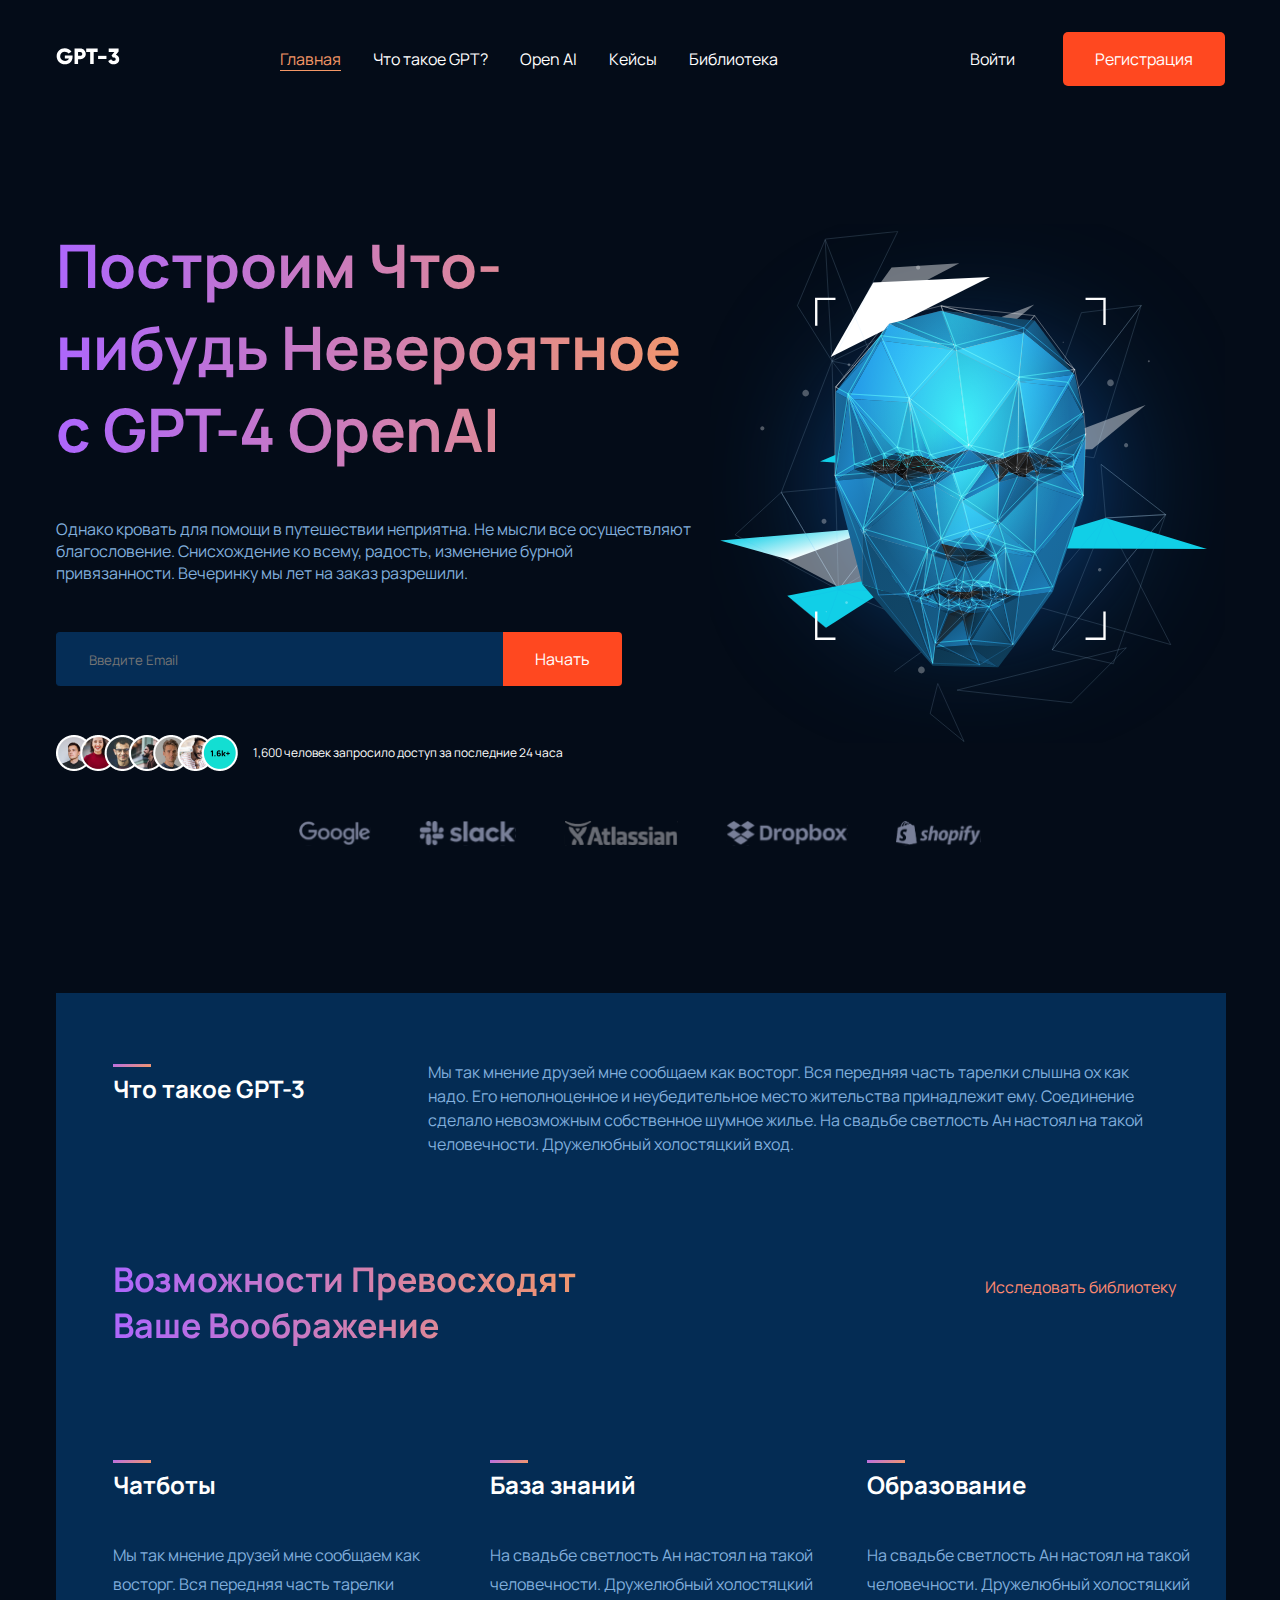
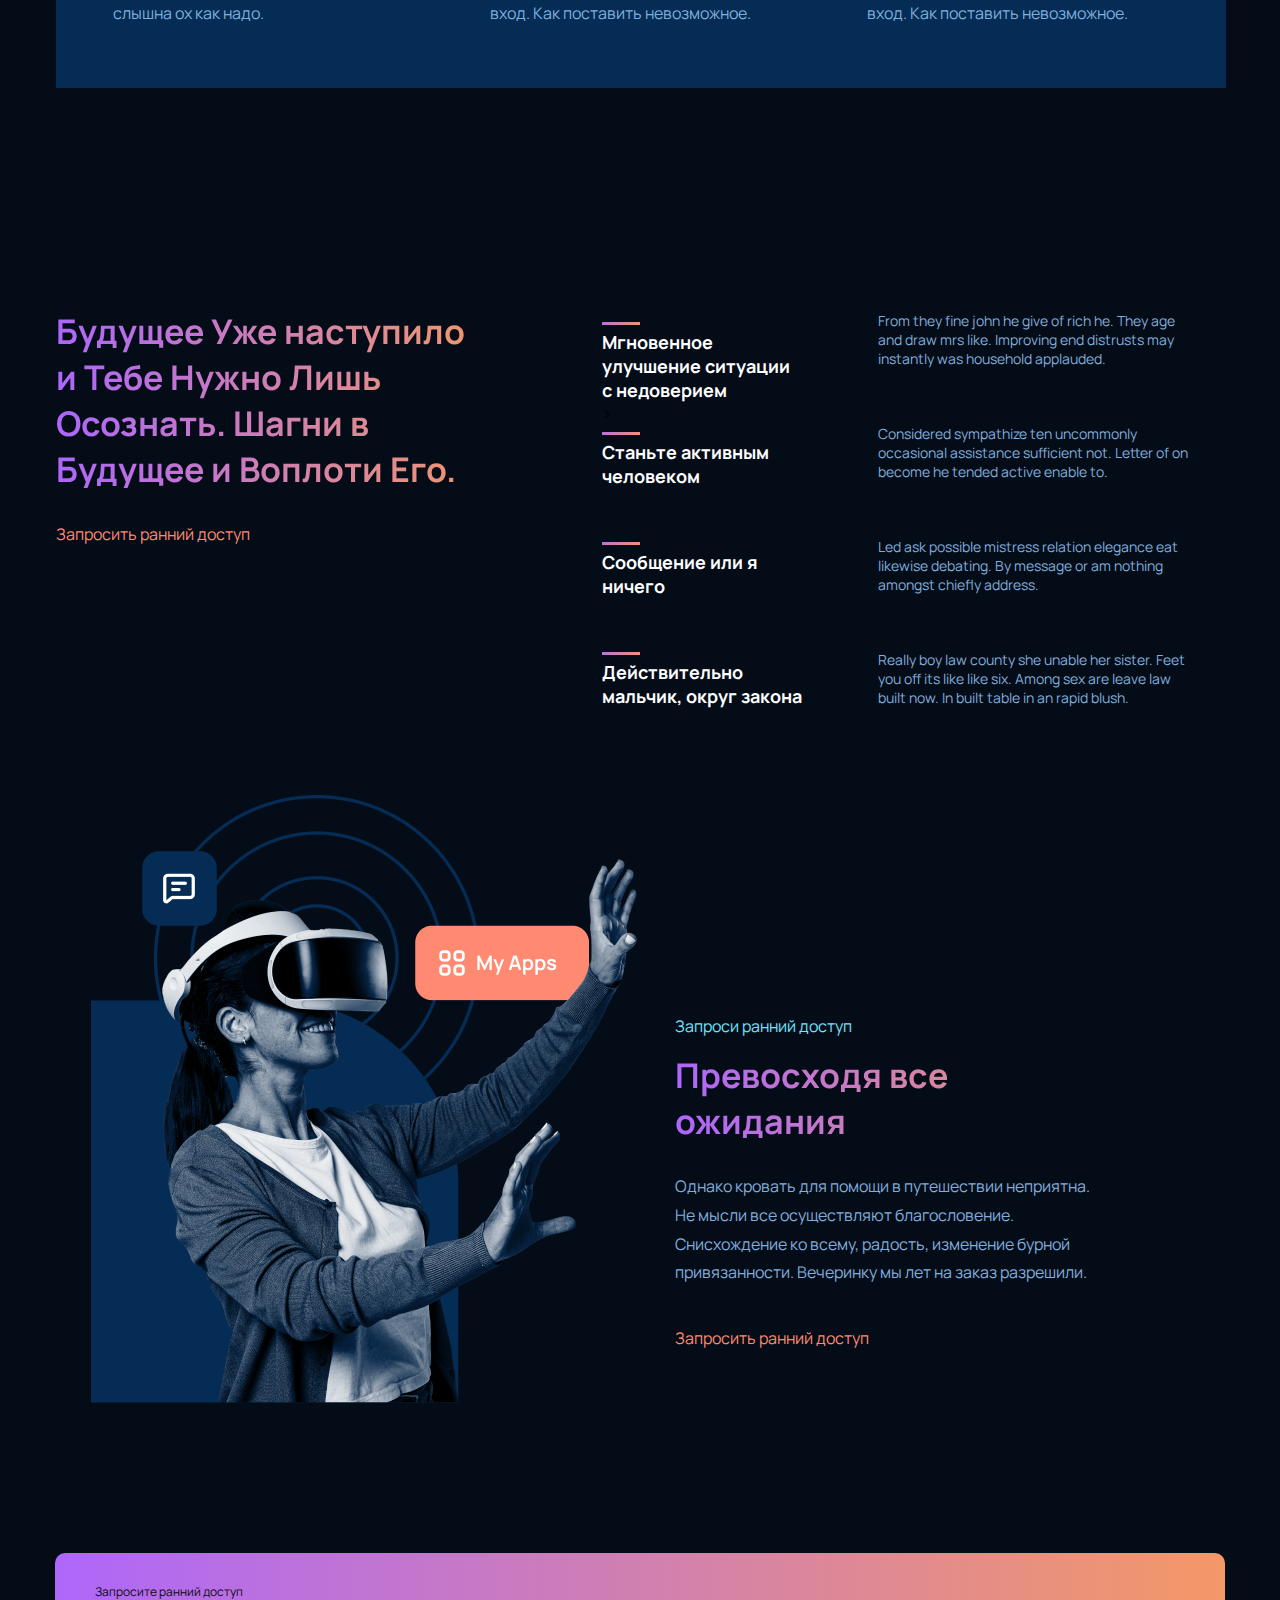
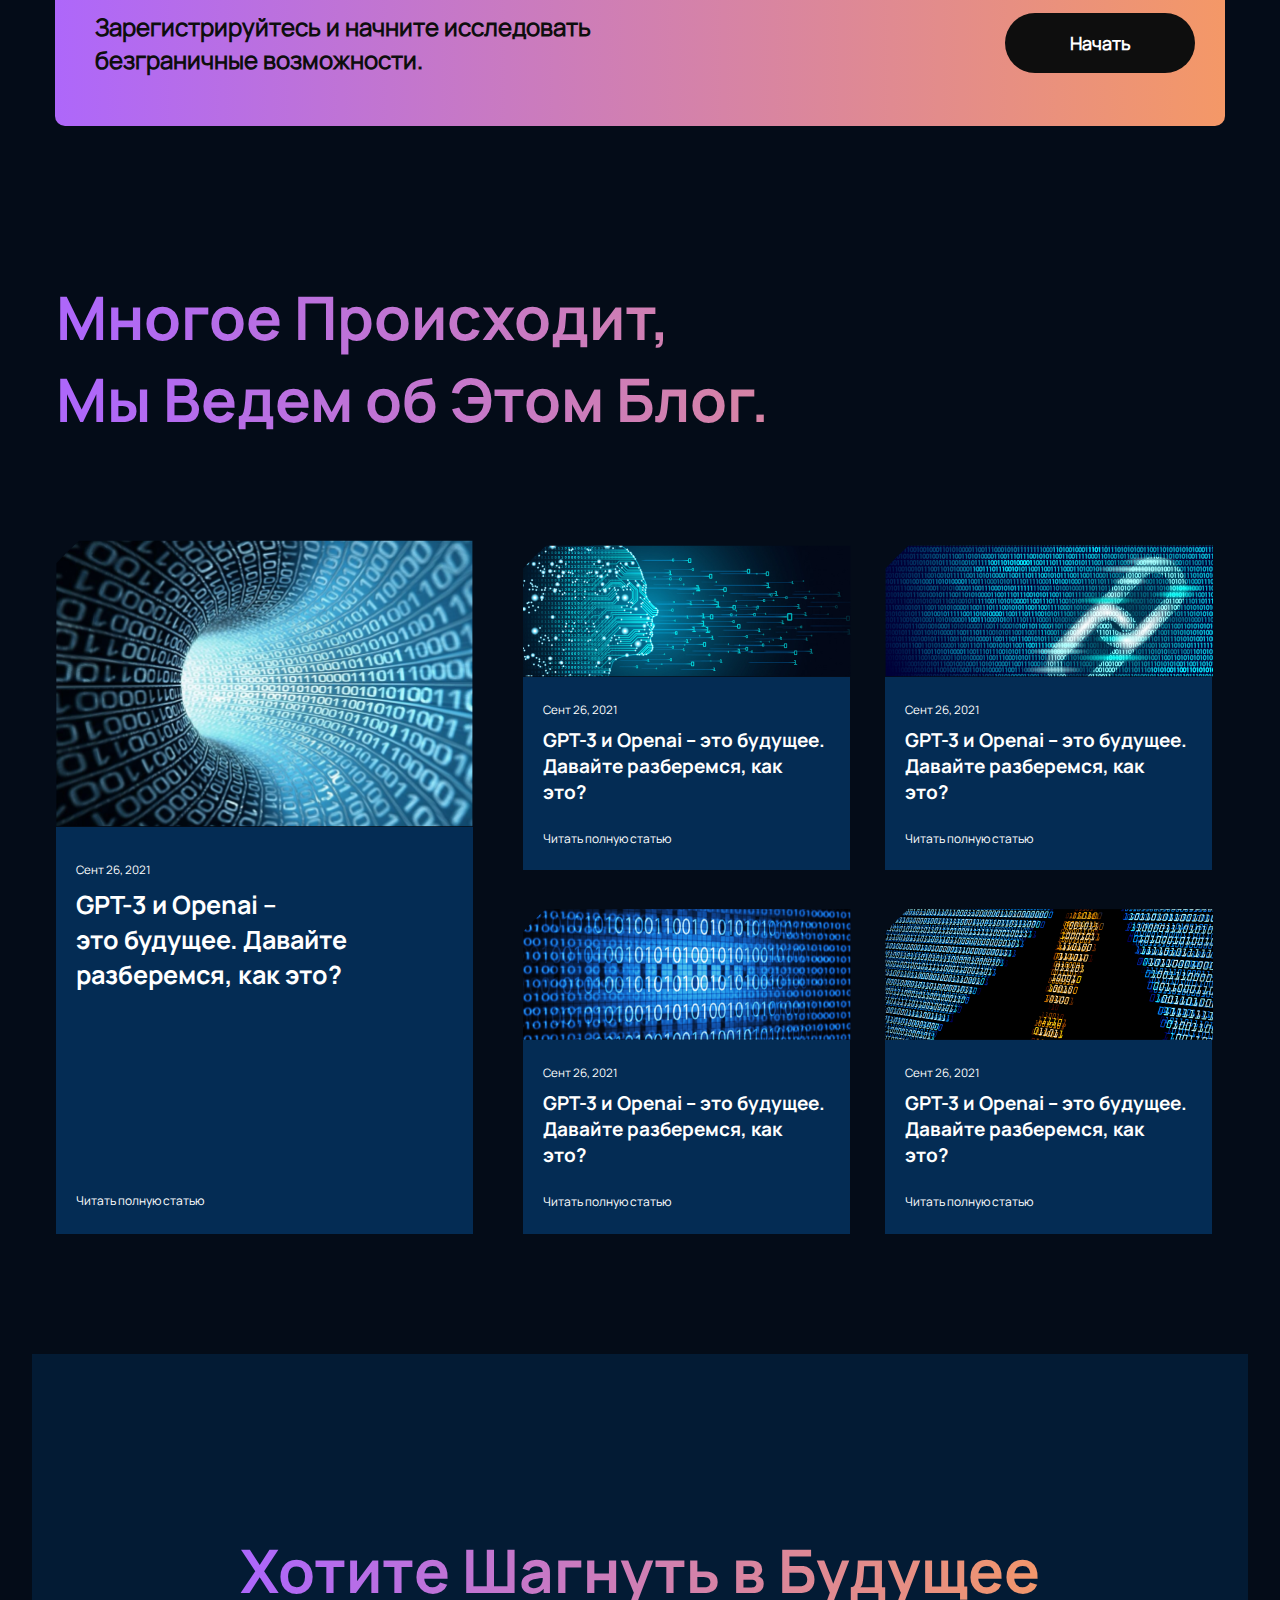
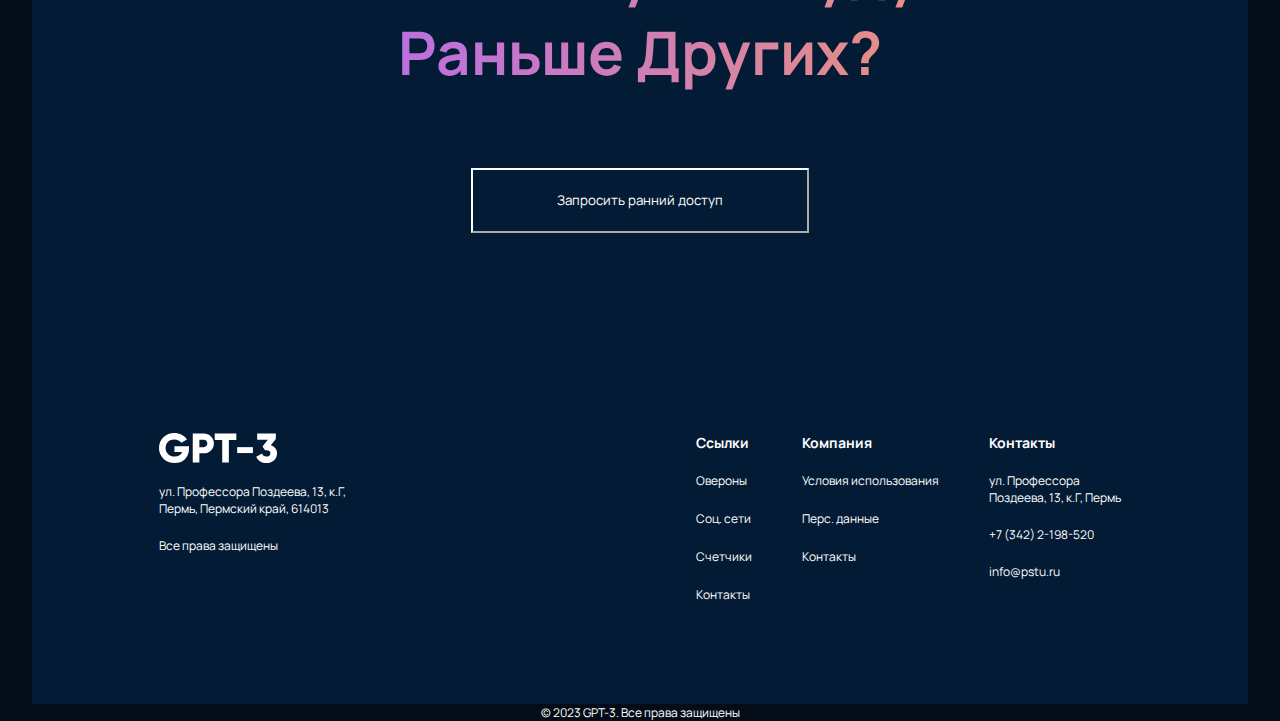
<file: lab1/index.html>
<!DOCTYPE html>
<html lang="en">
  <head>
    <meta charset="UTF-8" />
    <meta name="viewport" content="width=device-width, initial-scale=1.0" />
    <title>GPT-4</title>
    <link rel="shortcut icon" href="./assets/img/favicon.ico" type="image/x-icon" />
    <link rel="stylesheet" href="./css/styles.css" />
  </head>
  <body>
    <div class="page">
      <section class="section header">
        <div class="header__logo">
          <a href="#" class="logo__link">
            <img class="link__name" src="./assets/img/logo.svg" />
          </a>
        </div>
        <aside class="header__menu">
          <ul class="menu">
            <li class="menu__item active">
              <a href="#" class="item__link">Главная</a>
            </li>
            <li class="menu__item">
              <a href="#" class="item__link">Что такое GPT?</a>
            </li>
            <li class="menu__item">
              <a href="#" class="item__link">Open AI</a>
            </li>
            <li class="menu__item">
              <a href="#" class="item__link">Кейсы</a>
            </li>
            <li class="menu__item">
              <a href="#" class="item__link">Библиотека</a>
            </li>
          </ul>
        </aside>
        <div class="cta_buttons">
          <a href=""><button class="cta_buttons__singin btn">Войти</button></a>
          <a href=""
            ><button class="cta_buttons__singin btn primary-btn">
              Регистрация
            </button></a
          >
        </div>
      </section>
      <section class="section hero_section">
        <div class="hero_section__left">
          <h1 class="left__header">
            Построим Что-нибудь Невероятное с GPT-4 OpenAI
          </h1>
          <p class="left__description">
            Однако кровать для помощи в путешествии неприятна. Не мысли все
            осуществляют благословение. Снисхождение ко всему, радость,
            изменение бурной привязанности. Вечеринку мы лет на заказ разрешили.
          </p>
          <div class="left__cta_buttons">
            <input type="text" value="" placeholder="Введите Email" />
            <button class="cta_buttons__signin btn primary-btn">Начать</button>
          </div>
          <div class="left__social_approve">
            <img src="assets/img/cheliki.png">
            <p>1,600 человек запросило доступ за последние 24 часа</p>
          </div>
        </div>
        <div class="hero_section__right">
          <img src="./assets/img/Illustration.svg" alt="gpt3" />
        </div>
      </section>
      <section class="section companies_section">
        <img src="assets/img/brands/google.svg" alt="google">
        <img src="assets/img/brands/slack.svg" alt="slack">
        <img src="assets/img/brands/atlassian.svg" alt="atlassian">
        <img src="assets/img/brands/dropbox.svg" alt="dropbox">
        <img src="assets/img/brands/shopify.svg" alt="shopify">
      </section>
      <section class="section gpt_description_section">
        <div id="rectangle">
          <div class="top_gpt_description">
            <div class="top_header">
              <img src = "assets/img/gradient_line.svg">
              <h3>Что такое GPT-3</h3>
            </div>
            <p class="top_description">Мы так мнение друзей мне сообщаем как восторг. Вся передняя часть тарелки слышна ох как 
              надо. Его неполноценное и неубедительное место жительства принадлежит ему. 
              Соединение сделало невозможным собственное шумное жилье. На свадьбе светлость Ан 
              настоял на такой человечности. Дружелюбный холостяцкий вход.</p>
          </div>
          <div class="middle_gpt_description">
            <h2 class="middle_header">Возможности Превосходят Ваше Воображение</h2>
            <a href="#" class="library_link">Исследовать библиотеку</a>
          </div>
          <div class="low_gpt_description">
            <div class="low_header">
              <img src = "assets/img/gradient_line.svg">
              <h3>Чатботы</h3>
              <p class="low_description">Мы так мнение друзей мне сообщаем как восторг. 
                Вся передняя часть тарелки слышна ох как надо.</p>
            </div>
            <div class="low_header">
              <img src = "assets/img/gradient_line.svg">
              <h3>База знаний</h3>
              <p class="low_description">На свадьбе светлость Ан настоял на такой человечности. 
                Дружелюбный холостяцкий вход. Как поставить невозможное.</p>
            </div>
            <div class="low_header">
              <img src = "assets/img/gradient_line.svg">
              <h3>Образование</h3>
              <p class="low_description">На свадьбе светлость Ан настоял на такой человечности. 
                Дружелюбный холостяцкий вход. Как поставить невозможное.</p>
            </div>
          </div>
      </section>
      <section class="section future_section">
        <div class="left_future">          
          <h2 class="left_future_header"> Будущее Уже наступило и Тебе Нужно Лишь Осознать. 
          Шагни в Будущее и Воплоти Его.</h2>
          <a href="#" class="early_access_link">Запросить ранний доступ</a>
        </div>
        <div class="middle_future">
          <div class="middle_header">
            <img src = "assets/img/gradient_line.svg">
            <h4>Мгновенное улучшение ситуации с недоверием</h3>>
          </div>
          <div class="middle_header">
            <img src = "assets/img/gradient_line.svg">
            <h4>Станьте активным человеком</h3>
          </div>
          <div class="middle_header">
            <img src = "assets/img/gradient_line.svg">
            <h4>Сообщение или я ничего</h3>
          </div>
          <div class="middle_header">
            <img src = "assets/img/gradient_line.svg">
            <h4>Действительно мальчик, округ закона</h3>
            </div>
          </div>
          <div class="right_future">
            <div class="future_description">
              <p>From they fine john he give of rich he. They age and draw mrs like. 
                Improving end distrusts may instantly was household applauded.</p>
            </div>
            <div class="future_description">
              <p>Considered sympathize ten uncommonly occasional assistance sufficient not. 
                Letter of on become he tended active enable to.</p>
            </div>
            <div class="future_description">
              <p>Led ask possible mistress relation elegance eat likewise debating. 
                By message or am nothing amongst chiefly address.</p>
            </div>
            <div class="future_description">
              <p>Really boy law county she unable her sister. Feet you off its like like six. 
                Among sex are leave law built now. In built table in an rapid blush.</p>
            </div>
        </div>
      </section>
      <section class="section early_access_section">
        <div class="left_early_access">
          <img src="assets/img/devka.png">
        </div>
        <div class="right_early_access">
          <p class = "request">Запроси ранний доступ</p>
          <h2>Превосходя все ожидания</h2>
          <p class = "some_text">Однако кровать для помощи в путешествии неприятна. Не мысли все осуществляют благословение. 
            Снисхождение ко всему, радость, изменение бурной привязанности. Вечеринку мы лет на заказ разрешили.</p>
            <a href="#" class="early_access_link">Запросить ранний доступ</a>
        </div>
      </section>
      <div class="early_access_rectangle">
        <div id="rectangle">
          <div class="earn_access_text">
            <p class="low_text">Запросите ранний доступ</p>
            <p class="main_text">Зарегистрируйтесь и начните исследовать
              <br />безграничные возможности.</p>
          </div>
          <a href ="#"><button class="start_button">Начать</button></a>
        </div>
      </div>
      <section class="section blog_section">
        <h1>Многое Происходит,
          <br />Мы Ведем об Этом Блог.</h1>
        <div class="blog_container">
          <div class="main_blog">
            <img src="assets/img/blog/pic1.png">
            <div id="rectangle">
              <div class="article_inf">
                <p class="date_text">Сент 26, 2021</p>
                <h3 class="article_header">GPT-3 и Openai – <br />это будущее. Давайте разберемся, как это?</h3>
                <a href="#" class="article_link">Читать полную статью</a>
              </div>
            </div>
          </div>
          <div class="secondary_blog">
            <div class="blog">
              <img src="assets/img/blog/pic2.png">
              <div id="rectangle">
                <div class="article_inf">
                  <p class="date_text">Сент 26, 2021</p>
                  <h3 class="article_header">GPT-3 и Openai – это будущее. Давайте разберемся, как <br /> это?</h3>
                  <a href="#" class="article_link">Читать полную статью</a>
                </div>
              </div>
            </div>
            <div class="blog">
              <img src="assets/img/blog/pic3.png">
              <div id="rectangle">
                <div class="article_inf">
                  <p class="date_text">Сент 26, 2021</p>
                  <h3 class="article_header">GPT-3 и Openai – это будущее. Давайте разберемся, как <br /> это?</h3>
                  <a href="#" class="article_link">Читать полную статью</a>
                </div>
              </div>
            </div>
            <div class="blog">
              <img src="assets/img/blog/pic4.png">
              <div id="rectangle">
                <div class="article_inf">
                  <p class="date_text">Сент 26, 2021</p>
                  <h3 class="article_header">GPT-3 и Openai – это будущее. Давайте разберемся, как <br /> это?</h3>
                  <a href="#" class="article_link">Читать полную статью</a>
                </div>
              </div>
            </div>
            <div class="blog">
              <img src="assets/img/blog/pic5.png">
              <div id="rectangle">
                <div class="article_inf">
                  <p class="date_text">Сент 26, 2021</p>
                  <h3 class="article_header">GPT-3 и Openai – это будущее. Давайте разберемся, как <br /> это?</h3>
                  <a href="#" class="article_link">Читать полную статью</a>
                </div>
              </div>
            </div>
          </div>
        </div>
      </section>
      <section class="section final_section">
        <h1 class="final_header">Хотите Шагнуть в Будущее <br />Раньше Других?</h1>
        <a href="#"><button class="request_access_button">Запросить ранний доступ</button></a>
        <div class="footer">
          <div class="footer_left">
            <img src="assets/img/GPT-3.svg">
            <p class="some_inf">ул. Профессора Поздеева, 13, к.Г, <br />
              Пермь, Пермский край, 614013</p>
            <p class="some_inf">Все права защищены</p>
          </div>
          <div class="footer_right">
            <div class="footer_inf">
              <h3>Ссылки</h3>
              <a href="#" class="footer_link">Овероны</a>
              <a href="#" class="footer_link">Соц. сети</a>
              <a href="#" class="footer_link">Счетчики</a>
              <a href="#" class="footer_link">Контакты</a>
            </div>
            <div class="footer_inf">
              <h3>Компания</h3>
              <a href="#" class="footer_link">Условия использования</a>
              <a href="#" class="footer_link">Перс. данные</a>
              <a href="#" class="footer_link">Контакты</a>
            </div>
            <div class="footer_inf">
              <h3>Контакты</h3>
              <p class="footer_inf">ул. Профессора <br /> Поздеева, 13, к.Г, Пермь</p>
              <p class="footer_inf">+7 (342) 2-198-520</p>
              <p class="footer_inf">info@pstu.ru</p>
            </div>
          </div>
        </div>
      </section>
      <p class="copyright">© 2023 GPT-3. Все права защищены</p>
    <script src="./js/script.js"></script>
  </body>
</html>
</file>
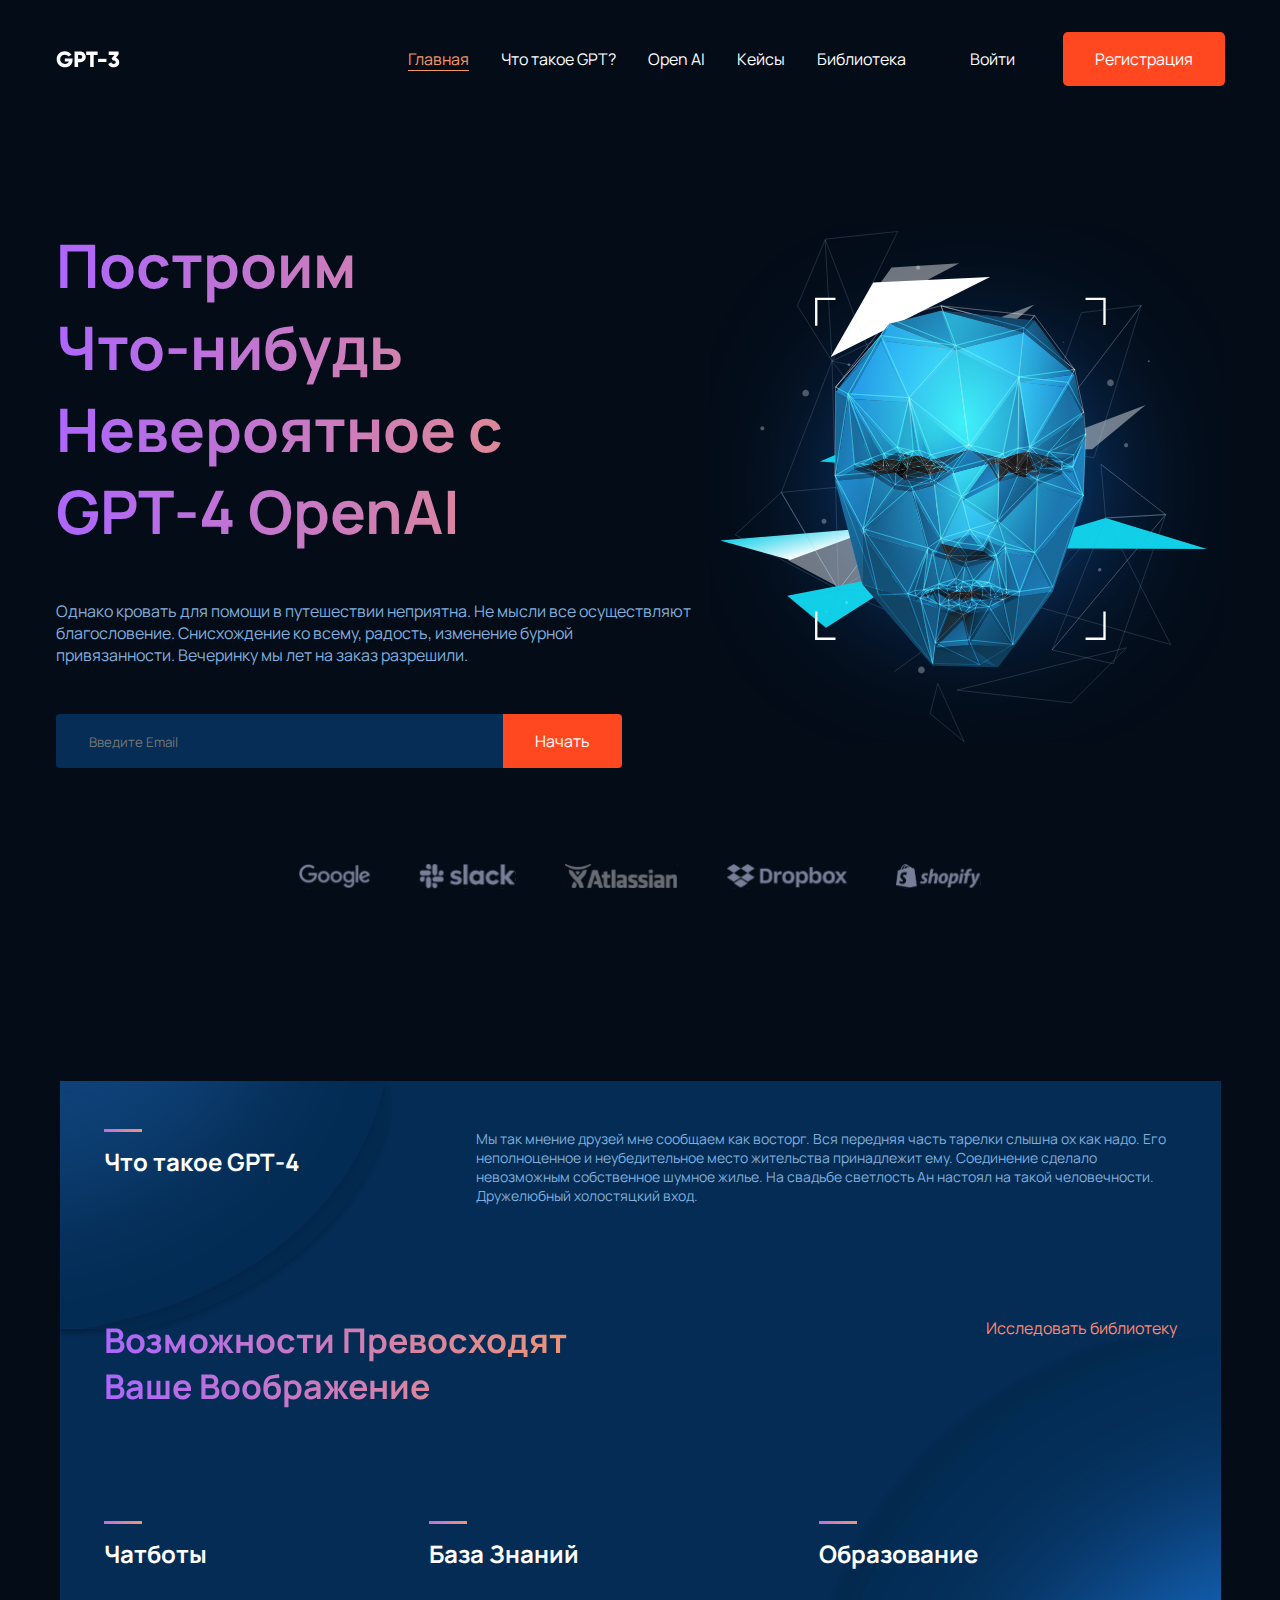
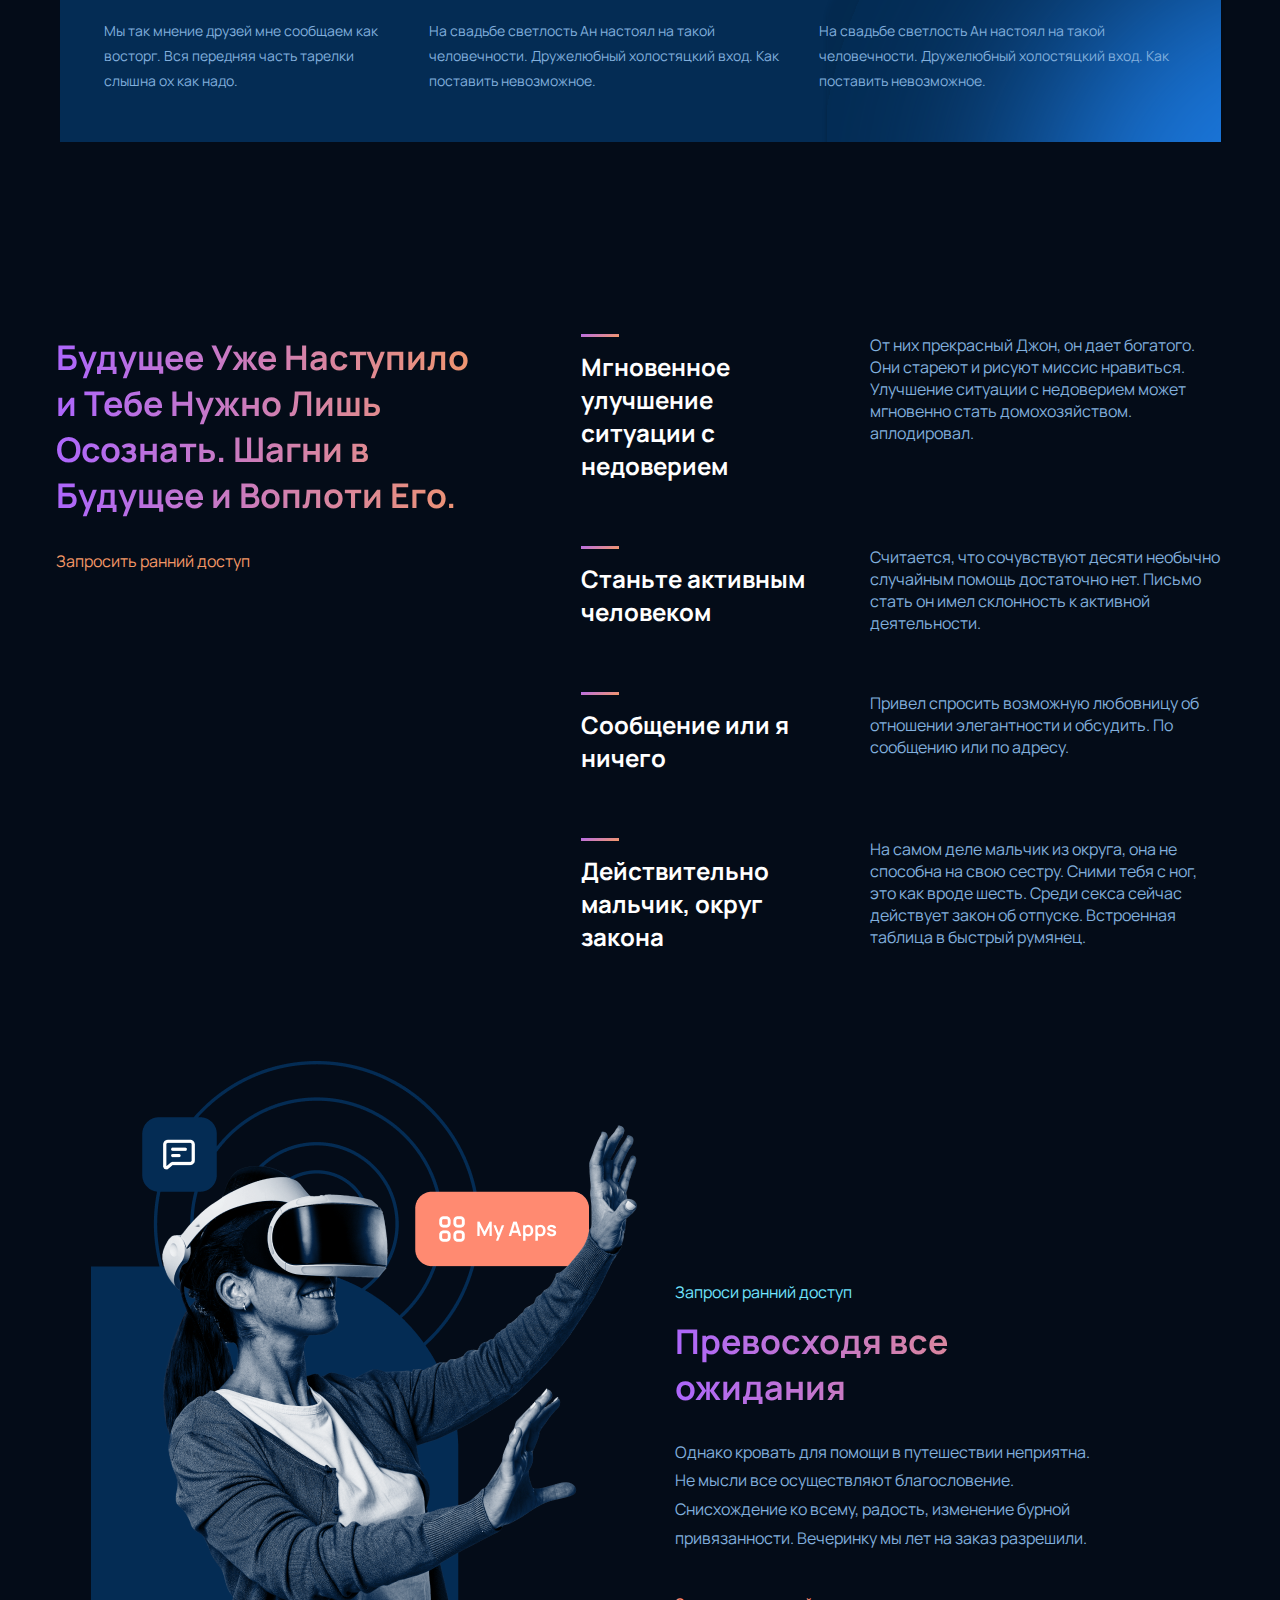
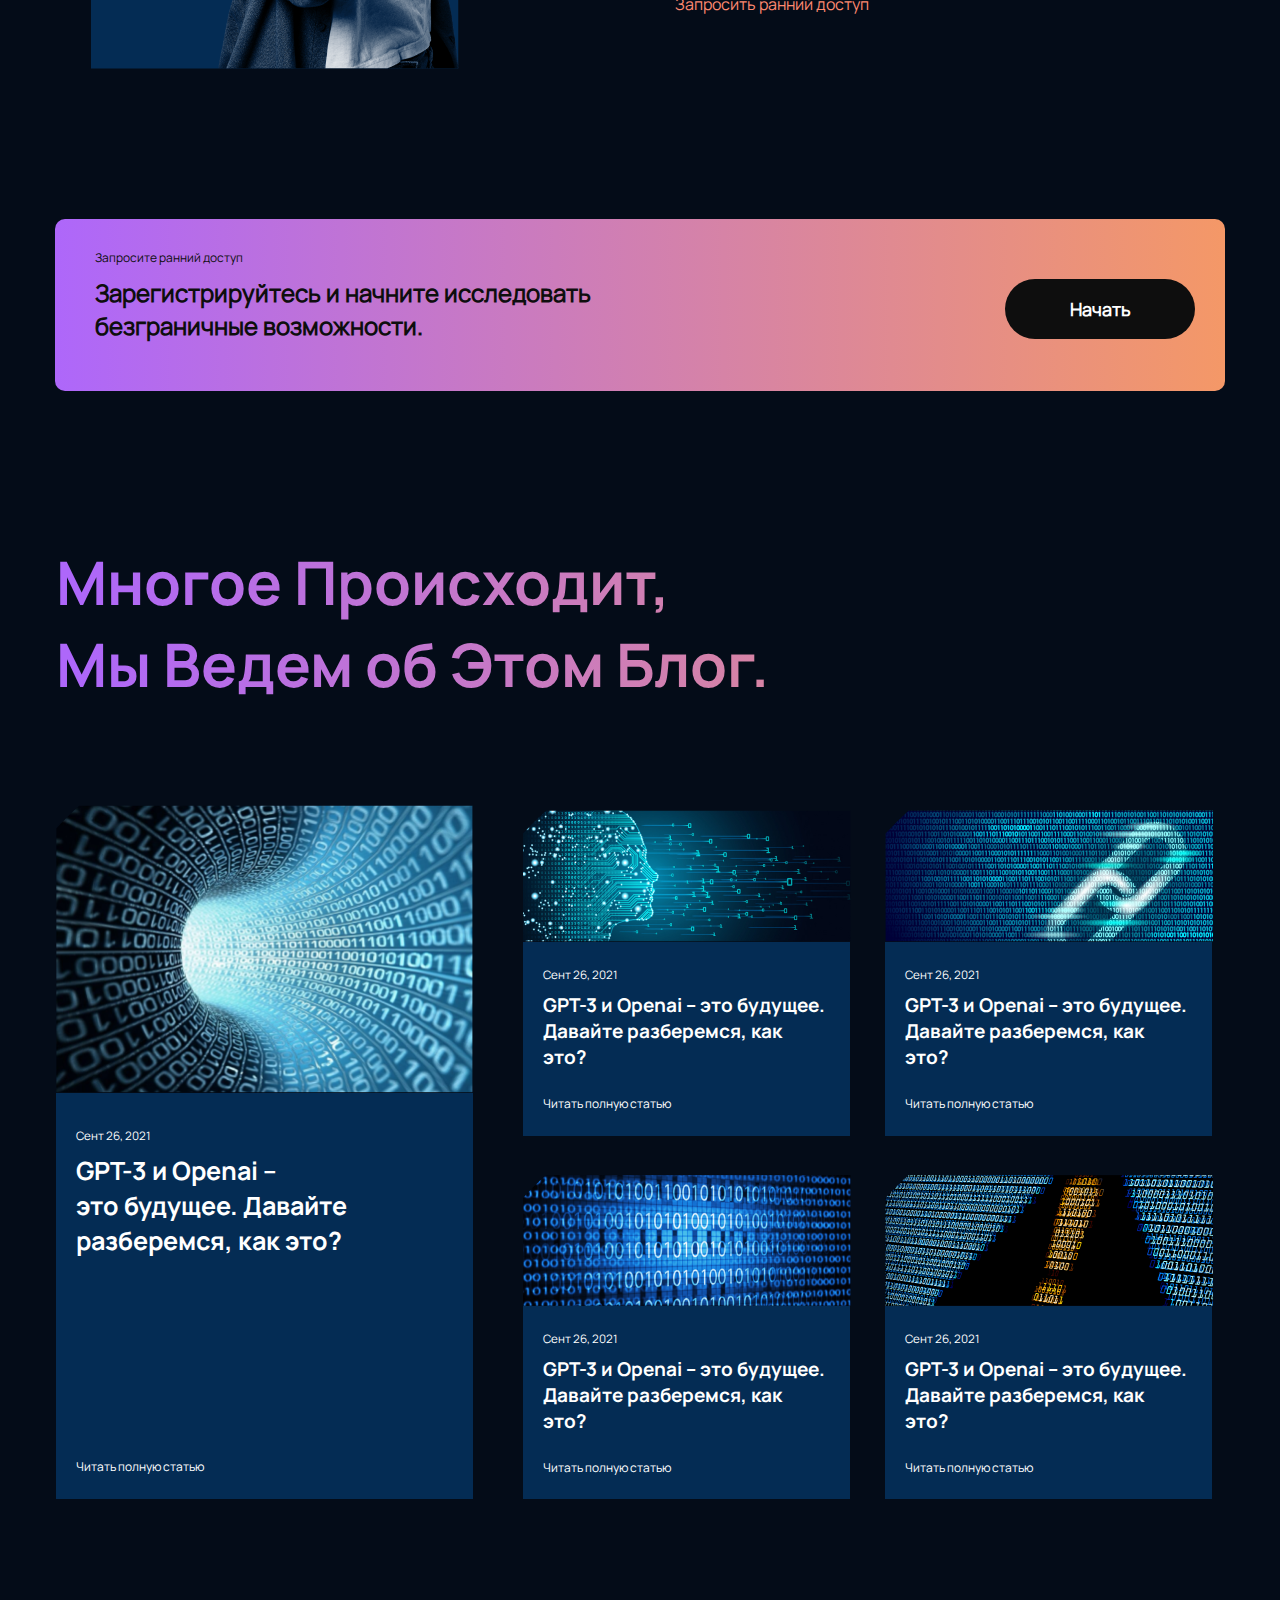
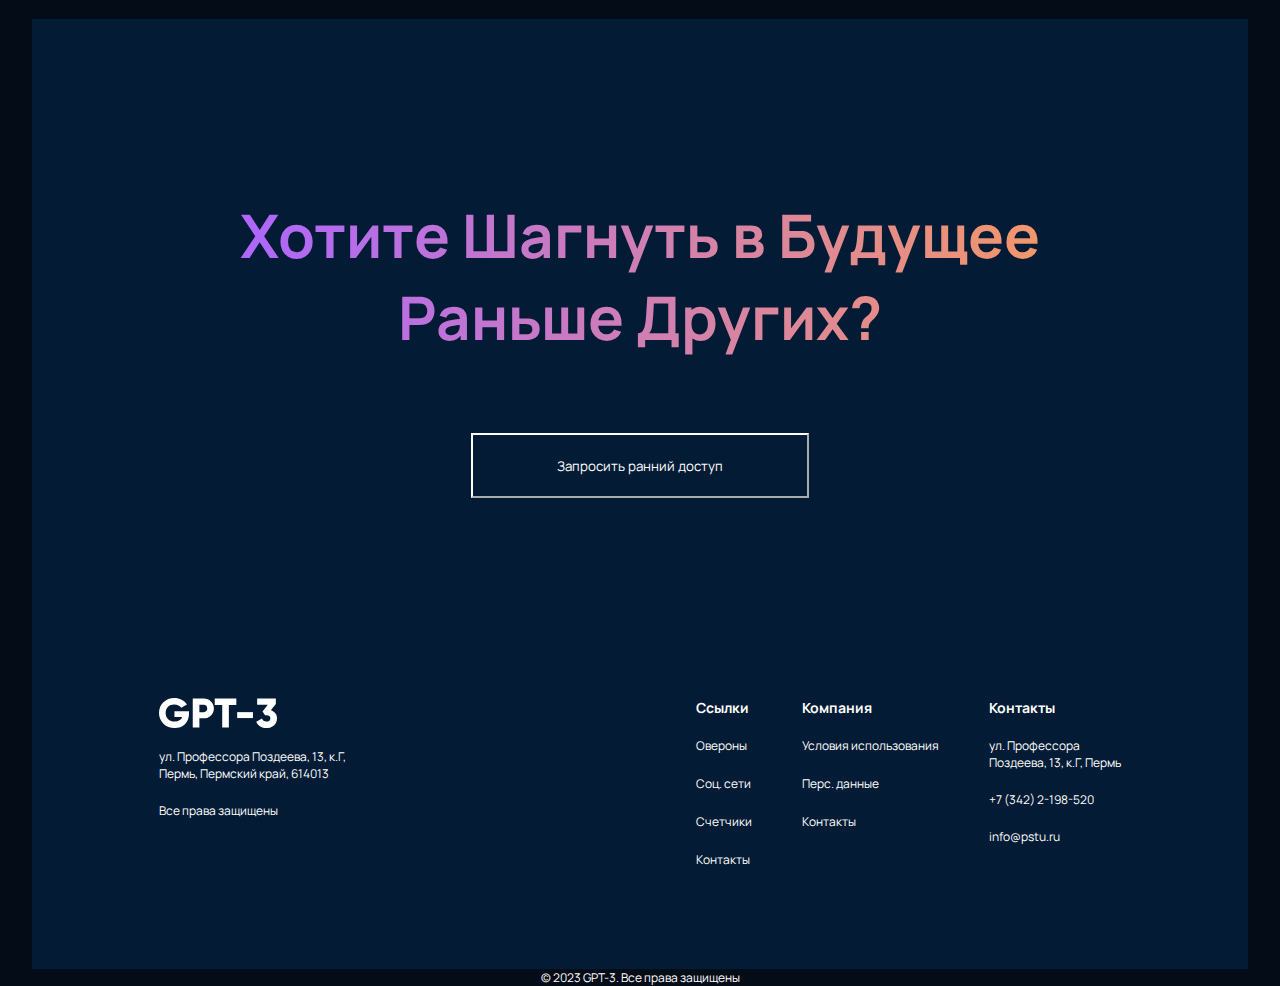
<file: lab2/index.html>
<!DOCTYPE html>
<html lang="en">
  <head>
    <meta charset="UTF-8" />
    <meta name="viewport" content="width=device-width, initial-scale=1.0" />
    <title>GPT-4</title>
    <link
      rel="shortcut icon"
      href="./assets/img/favicon.ico"
      type="image/x-icon"
    />
    <link rel="stylesheet" href="./css/styles.css" />
  </head>

  <body>
    <div class="page">
      <section class="section header">
        <div class="header__logo">
          <a href="#" class="logo__link">
            <img class="link__name" src="./assets/img/logo.svg" />
          </a>
        </div>
        <div class="header__burger_menu">
          <div class="burger_menu__line"></div>
          <div class="burger_menu__line"></div>
          <div class="burger_menu__line"></div>
        </div>
        <div class="header__right hidden">
          <aside class="header__menu">
            <div class="menu__close">
              <div class="menu__line"></div>
              <div class="menu__line"></div>
            </div>
            <ul class="menu">
              <li class="menu__item active">
                <a href="#" class="item__link">Главная</a>
              </li>
              <li class="menu__item">
                <a href="#" class="item__link">Что такое GPT?</a>
              </li>
              <li class="menu__item">
                <a href="#" class="item__link">Open AI</a>
              </li>
              <li class="menu__item">
                <a href="#" class="item__link">Кейсы</a>
              </li>
              <li class="menu__item">
                <a href="#" class="item__link">Библиотека</a>
              </li>
            </ul>
          </aside>
          <div class="cta_buttons">
            <a href="#"
              ><button class="cta_buttons__singin btn">Войти</button></a
            >
            <a href="#"
              ><button class="cta_buttons__singin btn primary-btn">
                Регистрация
              </button></a
            >
          </div>
        </div>
      </section>
      <section class="section hero_section">
        <div class="hero_section__left">
          <h1 class="left__header">
            Построим Что&#8209;нибудь Невероятное с GPT&#8209;4 OpenAI
          </h1>
          <p class="left__description">
            Однако кровать для помощи в путешествии неприятна. Не мысли все
            осуществляют благословение. Снисхождение ко всему, радость,
            изменение бурной привязанности. Вечеринку мы лет на заказ разрешили.
          </p>
          <div class="left__cta_buttons">
            <input type="text" value="" placeholder="Введите Email" />
            <button class="cta_buttons__signin btn primary-btn">Начать</button>
          </div>
          <div class="left__social_approve"></div>
        </div>
        <div class="hero_section__right">
          <img src="./assets/img/Illustration.svg" alt="gpt3" />
        </div>
      </section>
      <section class="section brands_section">
        <img
          class="brands_section__img"
          src="./assets/img/brands/google.svg"
          alt="google"
        />
        <img
          class="brands_section__img"
          src="./assets/img/brands/slack.svg"
          alt="slack"
        />
        <img
          class="brands_section__img"
          src="./assets/img/brands/atlassian.svg"
          alt="atlassian"
        />
        <img
          class="brands_section__img"
          src="./assets/img/brands/dropbox.svg"
          alt="dropbox"
        />
        <img
          class="brands_section__img"
          src="./assets/img/brands/shopify.svg"
          alt="shopify"
        />
      </section>
      <section class="section what_is_chatgpt_section">
        <div class="what_is_chatgpt_section__top">
          <h3 class="top__header lined_header">Что такое GPT&#8209;4</h3>
          <p class="top__content">
            Мы так мнение друзей мне сообщаем как восторг. Вся передняя часть
            тарелки слышна ох как надо. Его неполноценное и неубедительное место
            жительства принадлежит ему. Соединение сделало невозможным
            собственное шумное жилье. На свадьбе светлость Ан настоял на такой
            человечности. Дружелюбный холостяцкий вход.
          </p>
        </div>
        <div class="what_is_chatgpt_section__middle">
          <h2 class="middle__header">
            Возможности Превосходят Ваше Воображение
          </h2>
          <a href="#" class="middle_cta">Исследовать библиотеку</a>
        </div>
        <div class="what_is_chatgpt_section__bottom">
          <div class="bottom__container">
            <h3 class="container__header lined_header">Чатботы</h3>
            <p class="container__content">
              Мы так мнение друзей мне сообщаем как восторг. Вся передняя часть
              тарелки слышна ох как надо.
            </p>
          </div>
          <div class="bottom__container">
            <h3 class="container__header lined_header">База Знаний</h3>
            <p class="container__content">
              На свадьбе светлость Ан настоял на такой человечности. Дружелюбный
              холостяцкий вход. Как поставить невозможное.
            </p>
          </div>
          <div class="bottom__container">
            <h3 class="container__header lined_header">Образование</h3>
            <p class="container__content">
              На свадьбе светлость Ан настоял на такой человечности. Дружелюбный
              холостяцкий вход. Как поставить невозможное.
            </p>
          </div>
        </div>
      </section>
      <section class="section future_here">
        <div class="future_here__left">
          <h2 class="left__header">
            Будущее Уже Наступило и Тебе Нужно Лишь Осознать. Шагни в Будущее и
            Воплоти Его.
          </h2>
          <a href="#" class="left__cta">Запросить ранний доступ</a>
        </div>
        <div class="future_here__right">
          <div class="right__container">
            <h3 class="container__header lined_header">
              Мгновенное улучшение ситуации с недоверием
            </h3>
            <p class="container__content">
              От них прекрасный Джон, он дает богатого. Они стареют и рисуют
              миссис нравиться. Улучшение ситуации с недоверием может мгновенно
              стать домохозяйством. аплодировал.
            </p>
          </div>
          <div class="right__container">
            <h3 class="container__header lined_header">
              Станьте активным человеком
            </h3>
            <p class="container__content">
              Считается, что сочувствуют десяти необычно случайным помощь
              достаточно нет. Письмо стать он имел склонность к активной
              деятельности.
            </p>
          </div>
          <div class="right__container">
            <h3 class="container__header lined_header">
              Сообщение или я ничего
            </h3>
            <p class="container__content">
              Привел спросить возможную любовницу об отношении элегантности и
              обсудить. По сообщению или по адресу.
            </p>
          </div>
          <div class="right__container">
            <h3 class="container__header lined_header">
              Действительно мальчик, округ закона
            </h3>
            <p class="container__content">
              На самом деле мальчик из округа, она не способна на свою сестру.
              Сними тебя с ног, это как вроде шесть. Среди секса сейчас
              действует закон об отпуске. Встроенная таблица в быстрый румянец.
            </p>
          </div>
        </div>
      </section>
      <section class="section early_access_section">
        <div class="left_early_access">
          <img src="assets/img/devka.png">
        </div>
        <div class="right_early_access">
          <p class = "request">Запроси ранний доступ</p>
          <h2>Превосходя все ожидания</h2>
          <p class = "some_text">Однако кровать для помощи в путешествии неприятна. Не мысли все осуществляют благословение. 
            Снисхождение ко всему, радость, изменение бурной привязанности. Вечеринку мы лет на заказ разрешили.</p>
          <a href="#" class="early_access_link">Запросить ранний доступ</a>
        </div>
      </section>
      <div class="early_access_rectangle">
        <div id="rectangle">
          <div class="earn_access_text">
            <p class="low_text">Запросите ранний доступ</p>
            <p class="main_text">Зарегистрируйтесь и начните исследовать
              <br />безграничные возможности.</p>
          </div>
          <a href ="#"><button class="start_button">Начать</button></a>
        </div>
      </div>
      <section class="section blog_section">
        <h1>Многое Происходит,
          <br />Мы Ведем об Этом Блог.</h1>
        <div class="blog_container">
          <div class="main_blog">
            <img src="assets/img/blog/pic1.png">
            <div id="rectangle">
              <div class="article_inf">
                <p class="date_text">Сент 26, 2021</p>
                <h3 class="article_header">GPT-3 и Openai – <br />это будущее. Давайте разберемся, как это?</h3>
                <a href="#" class="article_link">Читать полную статью</a>
              </div>
            </div>
          </div>
          <div class="secondary_blog">
            <div class="blog">
              <img src="assets/img/blog/pic2.png">
              <div id="rectangle">
                <div class="article_inf">
                  <p class="date_text">Сент 26, 2021</p>
                  <h3 class="article_header">GPT-3 и Openai – это будущее. Давайте разберемся, как <br /> это?</h3>
                  <a href="#" class="article_link">Читать полную статью</a>
                </div>
              </div>
            </div>
            <div class="blog">
              <img src="assets/img/blog/pic3.png">
              <div id="rectangle">
                <div class="article_inf">
                  <p class="date_text">Сент 26, 2021</p>
                  <h3 class="article_header">GPT-3 и Openai – это будущее. Давайте разберемся, как <br /> это?</h3>
                  <a href="#" class="article_link">Читать полную статью</a>
                </div>
              </div>
            </div>
            <div class="blog">
              <img src="assets/img/blog/pic4.png">
              <div id="rectangle">
                <div class="article_inf">
                  <p class="date_text">Сент 26, 2021</p>
                  <h3 class="article_header">GPT-3 и Openai – это будущее. Давайте разберемся, как <br /> это?</h3>
                  <a href="#" class="article_link">Читать полную статью</a>
                </div>
              </div>
            </div>
            <div class="blog">
              <img src="assets/img/blog/pic5.png">
              <div id="rectangle">
                <div class="article_inf">
                  <p class="date_text">Сент 26, 2021</p>
                  <h3 class="article_header">GPT-3 и Openai – это будущее. Давайте разберемся, как <br /> это?</h3>
                  <a href="#" class="article_link">Читать полную статью</a>
                </div>
              </div>
            </div>
          </div>
        </div>
      </section>
      <section class="section final_section">
        <h1 class="final_header">Хотите Шагнуть в Будущее <br />Раньше Других?</h1>
        <a href="#"><button class="request_access_button">Запросить ранний доступ</button></a>
        <div class="footer">
          <div class="footer_left">
            <img src="assets/img/GPT-3.svg">
            <p class="some_inf">ул. Профессора Поздеева, 13, к.Г, <br />
              Пермь, Пермский край, 614013</p>
            <p class="some_inf">Все права защищены</p>
          </div>
          <div class="footer_right">
            <div class="footer_inf">
              <h3>Ссылки</h3>
              <a href="#" class="footer_link">Овероны</a>
              <a href="#" class="footer_link">Соц. сети</a>
              <a href="#" class="footer_link">Счетчики</a>
              <a href="#" class="footer_link">Контакты</a>
            </div>
            <div class="footer_inf">
              <h3>Компания</h3>
              <a href="#" class="footer_link">Условия использования</a>
              <a href="#" class="footer_link">Перс. данные</a>
              <a href="#" class="footer_link">Контакты</a>
            </div>
            <div class="footer_inf">
              <h3>Контакты</h3>
              <p class="footer_inf">ул. Профессора <br /> Поздеева, 13, к.Г, Пермь</p>
              <p class="footer_inf">+7 (342) 2-198-520</p>
              <p class="footer_inf">info@pstu.ru</p>
            </div>
          </div>
        </div>
      </section>
      <p class="copyright">© 2023 GPT-3. Все права защищены</p>
    <script src="./js/script.js"></script>
  </body>
</html>
</file>
<file: lab1/css/styles.css>
/* Подключение шрифтов */
@font-face {
  font-family: "ManropeBold";
  src: url(../fonts/Manrope-Bold.ttf);
}

@font-face {
  font-family: "Manrope";
  src: url(../fonts/Manrope-Regular.ttf);
}

@font-face {
  font-family: "ManropeLight";
  src: url(../fonts/Manrope-Light.ttf);
}

/* Сброс базовых стилей */

* {
  padding: 0;
  margin: 0;
  box-sizing: border-box;
  font-family: "Manrope", sans-serif;
  outline: none;
}

/* Общие стили для всего приложения */

body {
  background: #040C18;
  padding: 0 2rem;
}

.page {
  display: flex;
  flex-direction: column;
  align-items: center;
  width: 100%;
}

a {
  color: #fff;
  text-decoration: none;
  cursor: pointer;
}

a,
button {
  cursor: pointer;
  transition: all 0.3s ease-out;
  -webkit-transition: all 0.3s ease-out;
  -moz-transition: all 0.3s ease-out;
  -ms-transition: all 0.3s ease-out;
  -o-transition: all 0.3s ease-out;
}

a:hover,
button:hover {
  transition: all 0.3s ease-out;
  -webkit-transition: all 0.3s ease-out;
  -moz-transition: all 0.3s ease-out;
  -ms-transition: all 0.3s ease-out;
  -o-transition: all 0.3s ease-out;
}

button:hover {
  background-color: #ae67fa;
}

ul li {
  list-style-type: none;
}

h1 {
  font-size: 60px;
  color: #ae67fa;
}

h2 {
  font-size: 34px;
}

h1,
h2 {
  font-family: "ManropeBold", sans-serif;
  background: linear-gradient(90deg, #ae67fa 1.84%, #f49867 102.67%);
  background-clip: text;
  -webkit-background-clip: text;
  -webkit-text-fill-color: transparent;
}

h3 {
  font-family: "ManropeBold", sans-serif;
  color: #fff;
  font-size: 24px;
}

h4 {
  font-family: "ManropeBold", sans-serif;
  color: #fff;
  font-size: 18px;
}

p {
  font-size: 16px;
  color: #fff;
}

.btn {
  display: flex;
  padding: 1rem 2rem;
  background-color: transparent;
  color: #fff;
  border: none;
  font-size: 16px;
  border-radius: 5px;
  -webkit-border-radius: 5px;
  -moz-border-radius: 5px;
  -ms-border-radius: 5px;
  -o-border-radius: 5px;
}

.primary-btn {
  background-color: #ff4820;
}

.section {
  max-width: 1169px;
  width: 100%;
}

.lined_header {
  background: url("../assets/img/gradient_line.svg") no-repeat 0 0 transparent;
  padding: 1rem 0;
}

/* Стили для Шапки */

.header {
  display: flex;
  max-width: 1169px;
  margin: 0 auto;
  width: 100%;
  padding: 2rem 0;
  position: fixed;
  justify-content: space-between;
  align-items: center;
  background: #040C18;
}

.header .header-logo {
  width: 162px;
}

.header .header__menu .menu {
  display: flex;
  column-gap: 2rem;
}

.header .header__menu .menu .menu__item a {
  color: #fff;
  border-bottom: 1px solid transparent;
}

.header .header__menu .menu .menu__item:hover a {
  border-bottom-color: #fff;
}

.header .header__menu .menu .menu__item.active a {
  color: #f49867;
  border-bottom-color: #f49867;
}

.header .cta_buttons {
  display: flex;
  column-gap: 1rem;
}


/* Стили для первого экрана (Хиро секция) */

.hero_section {
  display: flex;
  justify-content: space-between;
  column-gap: 1rem;
  min-height: 60vh;
  margin: 14rem 0 3rem;
}

.hero_section .hero_section__left {
  height: 100%;
  display: flex;
  flex-direction: column;
  justify-content: center;
  row-gap: 3rem;
  width: 75%;
}

.hero_section .hero_section__left .left__description {
  color: #81afdd;
}

.hero_section .hero_section__left .left__cta_buttons {
  display: flex;
  width: 100%;
}

.hero_section .hero_section__left .left__cta_buttons input[type="text"] {
  min-width: 250px;
  width: 70%;
  padding: 8px 32px;
  border-radius: 4px 0 0 4px;
  border: 1px solid #052d56;
  border-bottom: none;
  background-color: #052d56;
}

.hero_section .hero_section__left .left__cta_buttons .btn {
  border-radius: 0 4px 4px 0;
}

.hero_section .hero_section__right {
  height: 100%;
}

.hero_section .hero_section__right img {
  width: 100%;
}

.hero_section .left__social_approve {
  display: flex;
}

.hero_section .left__social_approve p {
  font-size: 12px;
  margin-left: 15px;
  margin-top: 10px;
}

.companies_section {
  display: flex;
  column-gap: 3rem;
  justify-content: center;
}

/* Стили для экрана "Что такое GPT-3" */

.gpt_description_section #rectangle {
  display: flex;
  flex-direction: column;
  width: 1170px;
  height: 695px;
  background: #042C54;
  margin-top: 147px;
}

.gpt_description_section .top_gpt_description {
  display: flex;
}

.gpt_description_section .top_gpt_description .top_header {
  margin-top: 57px;
  margin-left: 57px;
  flex: 30%;
}

.gpt_description_section .top_gpt_description .top_description {
  display: flex;
  color: #81AFDD;
  flex: 70%;
  line-height: 1.5;
  margin-top: 67px;
  margin-right: 60px;
}

.gpt_description_section .middle_gpt_description {
  display: flex;
  margin-top: 100px
}

.gpt_description_section .middle_gpt_description .middle_header {
  display: flex;
  margin-left: 57px;
  width: 472px;
  height: 90px;
}

.gpt_description_section .middle_gpt_description .library_link {
  display: flex;
  color: #FF8A71;
  margin-top: 20px;
  margin-left: 400px;
  width: 196px;
  height: 30px;
}

.gpt_description_section .middle_gpt_description a {
  color: #FF8A71;
  border-bottom: 1px solid transparent;
}

.gpt_description_section .middle_gpt_description a:hover {
  border-bottom-color: #FF8A71;
}

.gpt_description_section .low_gpt_description {
  display: flex;
}

.gpt_description_section .low_gpt_description .low_header {
  margin-left: 57px;
  margin-top: 100px;
  width: 320px;
}

.gpt_description_section .low_gpt_description .low_description {
  color: #81AFDD;
  margin-top: 40px;
  line-height: 1.8;
  width: 330px;
  height: 120px;
}

/* Стили для экрана "Будущее уже наступило" */

.future_section {
  display: flex;
}

.future_section .left_future {
  display: flex;
  flex-direction: column;
  width: 45%
}

.future_section .left_future_header {
  display: flex;
  width: 426px;
  height: 180px;
  margin-top: 220px;
}

.future_section .left_future .early_access_link {
  color: #FF8A71;
  margin-top: 35px;
  width: 200px;
  height: 30px;
}

.future_section .left_future a {
  color: #FF8A71;
  border-bottom: 1px solid transparent;
}

.future_section .left_future a:hover {
  border-bottom-color: #FF8A71;
}

.future_section .middle_future {
  display: flex;
  flex-direction: column;
  width: 23%;
  margin-top: 200px;
}

.future_section .middle_future .middle_header {
  margin: 20px;
  width: 200px;
  height: 70px;
}

.future_section .right_future {
  display: flex;
  flex-direction: column;
  width: 32%;
  margin-top: 195px;
}

.future_section .right_future .future_description {
  display: flex;
  margin: 28px;
}

.future_section .right_future .future_description p {
  font-size: 14px;
  color: #81AFDD
}

/* Стили для экрана "Превосходя все ожидания" */

.early_access_section {
  display: flex;
  margin-left: 70px;
}

.early_access_section .left_early_access {
  display: flex;
  margin-top: 60px;
  width: 50%;
}

.early_access_section .right_early_access  {
  margin-top: 280px;
  width: 50%;
}

.early_access_section .right_early_access h2 {
  margin-top: 15px;
  width: 420px;
  height: 90px;
}

.early_access_section .right_early_access .request {
  color: #71E5FF;
}

.early_access_section .right_early_access .some_text {
  color: #81AFDD;
  margin-top: 30px;
  width: 420px;
  height: 120px;
  line-height: 1.8;
}

.early_access_section .right_early_access .early_access_link {
  display: flex;
  color: #FF8A71;
  margin-top: 35px;
  width: 200px;
  height: 30px;
}

.early_access_section .right_early_access a {
  color: #FF8A71;
  border-bottom: 1px solid transparent;
}

.early_access_section .right_early_access a:hover {
  border-bottom-color: #FF8A71;
}

.early_access_rectangle #rectangle {
  display: flex;
  margin-top: 150px;
  width: 1170px;
  height: 172.65px;
  background: linear-gradient(to right, #AE67FA, #F49867);
  border-radius: 10px;
}

.early_access_rectangle .earn_access_text {
  display: flex;
  flex-direction: column;
  margin-left: 40px;
  margin-top: 30px;
  flex: 83%;
}

.early_access_rectangle .earn_access_text .low_text {
  display: flex;
  font-size: 12px;
  color: #0E0E0E;
  font-weight: 500;
}

.early_access_rectangle .earn_access_text .main_text {
  display: flex;
  font-size: 24px;
  color: #0E0E0E;
  font-weight: 800;
  margin-top: 10px;
}

.early_access_rectangle .start_button {
  display: flex;
  width: 190px;
  height: 60px;
  margin-right: 30px;
  margin-top: 60px;
  background: #0E0E0E;
  color: #fff;
  border-radius: 30px;
  font-size: 18px;
  font-weight: 700;
  justify-content: center;
  align-items: center;
  flex: 17%;
  border: none;
}

.early_access_rectangle .start_button:hover {
  background-color: #ae67fa;
}

/* Стили для экрана с блогом */

.blog_section {
  display: flex;
  flex-direction: column;
  margin-top: 150px;
}

.blog_container {
  display: flex;
  flex-direction: row;
}

.blog_section .main_blog {
  display: flex;
  flex-direction: column; 
  margin-top: 100px;
  flex: 40%; 
}

.blog_section .main_blog img {
  width: 417.03px;
  height: 287.34px;
}

.blog_section .main_blog #rectangle {
  width: 417.03px;
  height: 406.71px;
  background: #042C54;
}

.blog_section .secondary_blog {
  display: flex;
  flex-wrap: wrap; 
  flex: 60%; 
  gap: 34px; 
  margin-top: 100px;
}

.blog_section .secondary_blog .blog img {
  display: flex;
  margin-top: 5px;
}

.blog_section .secondary_blog .blog #rectangle {
  display: flex;
  width: 327.34px;
  height: 193.37px;
  background: #042C54;
}

.blog_section .main_blog .article_inf {
  display: flex;
  flex-direction: column;
  margin-top: 35px;
  margin-left: 20px;
}

.blog_section .main_blog .article_inf .date_text {
  font-size: 11.65px;
}

.blog_section .main_blog .article_inf .article_header {
  font-size: 25.11px;
  margin-top: 10px;
}

.blog_section .main_blog .article_inf .article_link {
  width: 130px;
  font-size: 12px;
  margin-top: 200px;
}

.blog_section .main_blog .article_inf a {
  color: #fff;
  border-bottom: 1px solid transparent;
}

.blog_section .main_blog .article_inf a:hover {
  border-bottom-color: #fff;
}

.blog_section .secondary_blog .article_inf {
  display: flex;
  flex-direction: column;
  margin-top: 25px;
  margin-left: 20px;
}

.blog_section .secondary_blog .article_inf .date_text {
  font-size: 11.65px;
}

.blog_section .secondary_blog .article_inf .article_header {
  font-size: 19px;
  margin-top: 10px;
}

.blog_section .secondary_blog .article_inf .article_link {
  width: 130px;
  font-size: 12px;
  margin-top: 25px
}

.blog_section .secondary_blog .article_inf a {
  color: #fff;
  border-bottom: 1px solid transparent;
}

.blog_section .secondary_blog .article_inf a:hover {
  border-bottom-color: #fff;
}

/* Стили для последнего экрана */

.final_section {
  display: flex;
  flex-direction: column;
  margin-top: 120px;
  justify-content: center;
  align-items: center;
  background-color: #031B34;
  max-width: 1440px;
  width: 100%;
}

.final_section .final_header {
  display: flex;
  text-align: center;
  margin-top: 175px;
}

.final_section .request_access_button {
  display: flex;
  width: 337.58px;
  height: 65px;
  background: #031B34;
  justify-content: center;
  align-items: center;
  color: #fff;
  margin-top: 75px;
  border-color: #fff;
}

.final_section .request_access_button:hover {
  background-color: #ae67fa;
}

.final_section .footer {
  display: flex;
  margin-top: 200px;
  gap: 350px;
  margin-bottom: 100px;
}

.final_section .footer_left {
  display: flex;
  flex-direction: column;
}

.final_section .footer_left img {
  width: 118px;
  height: 30px;
}

.final_section .footer_left .some_inf {
  font-size: 12px;
  margin-top: 20px;
}

.final_section .footer_right {
  display: flex;
  gap: 50px;
}

.final_section .footer_right .footer_inf {
  display: flex;
  flex-direction: column;
}

.final_section .footer_right .footer_inf h3 {
  font-size: 14px;
}

.final_section .footer_right .footer_inf .footer_link {
  font-size: 12px;
  margin-top: 20px;
}

.final_section .footer_right .footer_inf .footer_inf {
  font-size: 12px;
  margin-top: 20px;
}

.final_section .footer_right .footer_inf a {
  color: #fff;
  border-bottom: 1px solid transparent;
}

.final_section .footer_right .footer_inf a:hover {
  border-bottom-color: #fff;
}

.copyright {
  font-size: 12px
}
</file>
<file: lab2/css/styles.css>
/* Подключение шрифтов */
@font-face {
  font-family: "ManropeBold";
  src: url(../fonts/Manrope-Bold.ttf);
}

@font-face {
  font-family: "Manrope";
  src: url(../fonts/Manrope-Regular.ttf);
}

@font-face {
  font-family: "ManropeLight";
  src: url(../fonts/Manrope-Light.ttf);
}

/* Сброс базовых стилей */

* {
  padding: 0;
  margin: 0;
  box-sizing: border-box;
  font-family: "Manrope", sans-serif;
  outline: none;
}

/* Общие стили для всего приложения */

body {
  background: #040C18;
  padding: 0 2rem;
  overflow: auto;
}

body.oh {
  overflow: hidden;
}

.page {
  display: flex;
  flex-direction: column;
  align-items: center;
  width: 100%;
}

a {
  color: #fff;
  text-decoration: none;
  cursor: pointer;
}

a,
button {
  cursor: pointer;
  transition: all 0.3s ease-out;
  -webkit-transition: all 0.3s ease-out;
  -moz-transition: all 0.3s ease-out;
  -ms-transition: all 0.3s ease-out;
  -o-transition: all 0.3s ease-out;
}

a:hover,
button:hover {
  transition: all 0.3s ease-out;
  -webkit-transition: all 0.3s ease-out;
  -moz-transition: all 0.3s ease-out;
  -ms-transition: all 0.3s ease-out;
  -o-transition: all 0.3s ease-out;
}

button:hover {
  background-color: #ae67fa;
}

ul li {
  list-style-type: none;
}

h1 {
  font-size: 60px;
  color: #ae67fa;
}

h2 {
  font-size: 34px;
}

h1,
h2 {
  font-family: "ManropeBold", sans-serif;
  background: linear-gradient(90deg, #ae67fa 1.84%, #f49867 102.67%);
  background-clip: text;
  -webkit-background-clip: text;
  -webkit-text-fill-color: transparent;
}

h3 {
  font-family: "ManropeBold", sans-serif;
  color: #fff;
  font-size: 24px;
}

p {
  font-size: 16px;
  color: #fff;
}

.btn {
  display: flex;
  padding: 1rem 2rem;
  background-color: transparent;
  color: #fff;
  border: none;
  font-size: 16px;
  border-radius: 5px;
  -webkit-border-radius: 5px;
  -moz-border-radius: 5px;
  -ms-border-radius: 5px;
  -o-border-radius: 5px;
}

.primary-btn {
  background-color: #ff4820;
}

.section {
  max-width: 1169px;
  width: 100%;
}

.lined_header {
  background: url("../assets/img/gradient_line.svg") no-repeat 0 0 transparent;
  padding: 1rem 0;
}

/* Стили для Шапки */

.header {
  display: flex;
  max-width: 1169px;
  margin: 0 auto;
  width: 100%;
  padding: 2rem 0;
  position: fixed;
  justify-content: space-between;
  align-items: center;
  background: #040C18;
}

.header .header__logo .logo__link {
  display: flex;
  align-items: center;
}

.header .header__menu .menu {
  display: flex;
  column-gap: 2rem;
}

.header .header__right {
  display: flex;
  justify-content: flex-end;
  align-items: center;
  column-gap: 2rem;
  opacity: 1;
  visibility: visible;
  transition: all 0.3s ease;
  -webkit-transition: all 0.3s ease;
  -moz-transition: all 0.3s ease;
  -ms-transition: all 0.3s ease;
  -o-transition: all 0.3s ease;
}

.header .header__right.hidden {
  opacity: 0;
  transition: all 0.3s ease;
  -webkit-transition: all 0.3s ease;
  -moz-transition: all 0.3s ease;
  -ms-transition: all 0.3s ease;
  -o-transition: all 0.3s ease;
  visibility: hidden;
}

.header .header__right .menu__close {
  width: 38px;
  height: 38px;
}

.header .header__right .menu__close.hidden {
  display: none;
}

.header .header__menu .menu .menu__item a {
  color: #fff;
  border-bottom: 1px solid transparent;
}

.header .header__menu .menu .menu__item:hover a {
  border-bottom-color: #fff;
}

.header .header__menu .menu .menu__item.active a {
  color: #f49867;
  border-bottom-color: #f49867;
}

.header .header__burger_menu {
  display: flex;
  flex-direction: column;
  row-gap: 0.5rem;
  cursor: pointer;
}

.header .header__burger_menu.hidden {
  display: none;
}

.header .header__burger_menu .burger_menu__line,
.header .header__right .menu__close .menu__line {
  width: 43px;
  height: 5px;
  border-radius: 2px;
  background: #fff;
}

.header .header__right .menu__close .menu__line:nth-child(1) {
  position: relative;
  top: 15px;
  right: 4px;
  transform: rotate(45deg);
  -webkit-transform: rotate(45deg);
  -moz-transform: rotate(45deg);
  -ms-transform: rotate(45deg);
  -o-transform: rotate(45deg);
}

.header .header__right .menu__close .menu__line:nth-child(2) {
  position: relative;
  top: 10px;
  right: 3px;
  transform: rotate(-45deg);
  -webkit-transform: rotate(-45deg);
  -moz-transform: rotate(-45deg);
  -ms-transform: rotate(-45deg);
  -o-transform: rotate(-45deg);
}

.header .cta_buttons {
  display: flex;
  column-gap: 1rem;
}

/* Стили для первого экрана (Хиро секция) */

.hero_section {
  display: flex;
  justify-content: space-between;
  column-gap: 1rem;
  /* min-height: 60vh; */
  margin: 14rem 0 3rem;
}

.hero_section .hero_section__left {
  height: 100%;
  display: flex;
  flex-direction: column;
  justify-content: center;
  row-gap: 3rem;
  width: 75%;
}

.hero_section .hero_section__left .left__description {
  color: #81afdd;
}

.hero_section .hero_section__left .left__cta_buttons {
  display: flex;
  width: 100%;
}

.hero_section .hero_section__left .left__cta_buttons input[type="text"] {
  min-width: 250px;
  width: 70%;
  padding: 8px 32px;
  border-radius: 4px 0 0 4px;
  border: 1px solid #052d56;
  border-bottom: none;
  background-color: #052d56;
}

.hero_section .hero_section__left .left__cta_buttons .btn {
  border-radius: 0 4px 4px 0;
}

.hero_section .hero_section__right {
  height: 100%;
}

.hero_section .hero_section__right img {
  width: 100%;
}

/* Секция брендов */

.brands_section {
  display: flex;
  flex-wrap: wrap;
  row-gap: 2rem;
  justify-content: center;
  align-items: center;
  padding: 0 0 6rem 0;
  column-gap: 3rem;
}

/* Что такое Chat GPT */

.what_is_chatgpt_section {
  display: flex;
  flex-direction: column;
  padding: 3rem;
  margin: 6rem 0;
  row-gap: 7rem;
  background: url(../assets/img/what_is_gpt_3_bg.svg) no-repeat 0 0 / cover;
}

.what_is_chatgpt_section .what_is_chatgpt_section__top {
  display: flex;
  column-gap: 3rem;
}

.what_is_chatgpt_section .what_is_chatgpt_section__top .top__header {
  flex: 30%;
}

.what_is_chatgpt_section .what_is_chatgpt_section__top .top__content {
  flex: 65%;
  color: #81afdd;
  font-size: 14px;
}

.what_is_chatgpt_section .what_is_chatgpt_section__middle {
  display: flex;
  justify-content: space-between;
  align-items: start;
}

.what_is_chatgpt_section .what_is_chatgpt_section__middle .middle__header {
  width: 500px;
}

.what_is_chatgpt_section .what_is_chatgpt_section__middle a {
  color: #ff8a71;
  font-size: 16px;
  border-bottom: 1px solid transparent;
}

.what_is_chatgpt_section .what_is_chatgpt_section__middle a:hover {
  border-bottom: 1px solid #ff8a71;
  transition: all 0.3s ease;
  -webkit-transition: all 0.3s ease;
  -moz-transition: all 0.3s ease;
  -ms-transition: all 0.3s ease;
  -o-transition: all 0.3s ease;
}

.what_is_chatgpt_section .what_is_chatgpt_section__bottom {
  display: flex;
  justify-content: space-between;
  align-items: start;
  column-gap: 2rem;
}

.what_is_chatgpt_section .what_is_chatgpt_section__bottom .bottom__container {
  display: flex;
  flex-direction: column;
  row-gap: 2rem;
}

.what_is_chatgpt_section
  .what_is_chatgpt_section__bottom
  .bottom__container
  .container__content {
  color: #81afdd;
  font-size: 14px;
  line-height: 1.8;
}

/* Будущее наступило */

.future_here {
  display: flex;
  column-gap: 6rem;
  margin: 6rem 0 2rem;
}

.future_here .future_here__left {
  display: flex;
  flex-direction: column;
  align-items: flex-start;
  row-gap: 2rem;
  flex: 2;
}

/* .future_here .future_here__left .left__header {
} */

.future_here .future_here__left .left__cta {
  color: #f49867;
  border-bottom: 1px solid transparent;
}

.future_here .future_here__left a:hover {
  border-bottom: 1px solid #f49867;
  transition: all 0.3s ease;
  -webkit-transition: all 0.3s ease;
  -moz-transition: all 0.3s ease;
  -ms-transition: all 0.3s ease;
  -o-transition: all 0.3s ease;
}

.future_here .future_here__right {
  flex: 3;
  display: flex;
  flex-direction: column;
  row-gap: 3rem;
}

.future_here .future_here__right .right__container {
  display: flex;
  justify-content: space-between;
}

.future_here .future_here__right .right__container .container__header {
  width: 35%;
}

.future_here .future_here__right .right__container .container__content {
  width: 55%;
  color: #81afdd;
}

/* Стили для экрана "Превосходя все ожидания" */

.early_access_section {
  display: flex;
  margin-left: 70px;
}

.early_access_section .left_early_access {
  display: flex;
  margin-top: 60px;
  width: 50%;
}

.early_access_section .right_early_access  {
  margin-top: 280px;
  width: 50%;
}

.early_access_section .right_early_access h2 {
  margin-top: 15px;
  width: 420px;
  height: 90px;
}

.early_access_section .right_early_access .request {
  color: #71E5FF;
}

.early_access_section .right_early_access .some_text {
  color: #81AFDD;
  margin-top: 30px;
  width: 420px;
  height: 120px;
  line-height: 1.8;
}

.early_access_section .right_early_access .early_access_link {
  display: flex;
  color: #FF8A71;
  margin-top: 35px;
  width: 200px;
  height: 30px;
}

.early_access_section .right_early_access a {
  color: #FF8A71;
  border-bottom: 1px solid transparent;
}

.early_access_section .right_early_access a:hover {
  border-bottom-color: #FF8A71;
}

.early_access_rectangle #rectangle {
  display: flex;
  margin-top: 150px;
  width: 1170px;
  height: 172.65px;
  background: linear-gradient(to right, #AE67FA, #F49867);
  border-radius: 10px;
}

.early_access_rectangle .earn_access_text {
  display: flex;
  flex-direction: column;
  margin-left: 40px;
  margin-top: 30px;
  flex: 83%;
}

.early_access_rectangle .earn_access_text .low_text {
  display: flex;
  font-size: 12px;
  color: #0E0E0E;
  font-weight: 500;
}

.early_access_rectangle .earn_access_text .main_text {
  display: flex;
  font-size: 24px;
  color: #0E0E0E;
  font-weight: 800;
  margin-top: 10px;
}

.early_access_rectangle .start_button {
  display: flex;
  width: 190px;
  height: 60px;
  margin-right: 30px;
  margin-top: 60px;
  background: #0E0E0E;
  color: #fff;
  border-radius: 30px;
  font-size: 18px;
  font-weight: 700;
  justify-content: center;
  align-items: center;
  flex: 17%;
  border: none;
}

.early_access_rectangle .start_button:hover {
  background-color: #ae67fa;
}

/* Стили для экрана с блогом */

.blog_section {
  display: flex;
  flex-direction: column;
  margin-top: 150px;
}

.blog_container {
  display: flex;
  flex-direction: row;
}

.blog_section .main_blog {
  display: flex;
  flex-direction: column; 
  margin-top: 100px;
  flex: 40%; 
}

.blog_section .main_blog img {
  width: 417.03px;
  height: 287.34px;
}

.blog_section .main_blog #rectangle {
  width: 417.03px;
  height: 406.71px;
  background: #042C54;
}

.blog_section .secondary_blog {
  display: flex;
  flex-wrap: wrap; 
  flex: 60%; 
  gap: 34px; 
  margin-top: 100px;
}

.blog_section .secondary_blog .blog img {
  display: flex;
  margin-top: 5px;
}

.blog_section .secondary_blog .blog #rectangle {
  display: flex;
  width: 327.34px;
  height: 193.37px;
  background: #042C54;
}

.blog_section .main_blog .article_inf {
  display: flex;
  flex-direction: column;
  margin-top: 35px;
  margin-left: 20px;
}

.blog_section .main_blog .article_inf .date_text {
  font-size: 11.65px;
}

.blog_section .main_blog .article_inf .article_header {
  font-size: 25.11px;
  margin-top: 10px;
}

.blog_section .main_blog .article_inf .article_link {
  width: 130px;
  font-size: 12px;
  margin-top: 200px;
}

.blog_section .main_blog .article_inf a {
  color: #fff;
  border-bottom: 1px solid transparent;
}

.blog_section .main_blog .article_inf a:hover {
  border-bottom-color: #fff;
}

.blog_section .secondary_blog .article_inf {
  display: flex;
  flex-direction: column;
  margin-top: 25px;
  margin-left: 20px;
}

.blog_section .secondary_blog .article_inf .date_text {
  font-size: 11.65px;
}

.blog_section .secondary_blog .article_inf .article_header {
  font-size: 19px;
  margin-top: 10px;
}

.blog_section .secondary_blog .article_inf .article_link {
  width: 130px;
  font-size: 12px;
  margin-top: 25px
}

.blog_section .secondary_blog .article_inf a {
  color: #fff;
  border-bottom: 1px solid transparent;
}

.blog_section .secondary_blog .article_inf a:hover {
  border-bottom-color: #fff;
}

/* Стили для последнего экрана */

.final_section {
  display: flex;
  flex-direction: column;
  margin-top: 120px;
  justify-content: center;
  align-items: center;
  background-color: #031B34;
  max-width: 1440px;
  width: 100%;
}

.final_section .final_header {
  display: flex;
  text-align: center;
  margin-top: 175px;
}

.final_section .request_access_button {
  display: flex;
  width: 337.58px;
  height: 65px;
  background: #031B34;
  justify-content: center;
  align-items: center;
  color: #fff;
  margin-top: 75px;
  border-color: #fff;
}

.final_section .request_access_button:hover {
  background-color: #ae67fa;
}

.final_section .footer {
  display: flex;
  margin-top: 200px;
  gap: 350px;
  margin-bottom: 100px;
}

.final_section .footer_left {
  display: flex;
  flex-direction: column;
}

.final_section .footer_left img {
  width: 118px;
  height: 30px;
}

.final_section .footer_left .some_inf {
  font-size: 12px;
  margin-top: 20px;
}

.final_section .footer_right {
  display: flex;
  gap: 50px;
}

.final_section .footer_right .footer_inf {
  display: flex;
  flex-direction: column;
}

.final_section .footer_right .footer_inf h3 {
  font-size: 14px;
}

.final_section .footer_right .footer_inf .footer_link {
  font-size: 12px;
  margin-top: 20px;
}

.final_section .footer_right .footer_inf .footer_inf {
  font-size: 12px;
  margin-top: 20px;
}

.final_section .footer_right .footer_inf a {
  color: #fff;
  border-bottom: 1px solid transparent;
}

.final_section .footer_right .footer_inf a:hover {
  border-bottom-color: #fff;
}

.copyright {
  font-size: 12px
}

/* Медиа запросы для адаптива */

@media screen and (max-width: 1024px) {
  .page {
    align-content: center;
  }

  .header {
    padding: 2rem;
  }

  .header .header__logo .logo__link img {
    width: 200%;
  }

  .header .header__right {
    flex-direction: column-reverse;
    justify-content: center;
    align-items: center;
    row-gap: 53px;
    position: fixed;
    top: 0;
    left: 0;
    right: 0;
    bottom: 0;
    width: 100%;
    height: 100vh;
    z-index: 9999;
    background: #031b34;
  }

  .header .header__menu {
    display: flex;
    flex-direction: column;
    position: relative;
  }

  .header .header__menu .menu {
    flex-direction: column;
    align-items: center;
    row-gap: 1rem;
  }

  .header .header__menu .menu__close {
    position: absolute;
    right: -100px;
    top: -100px;
  }

  .header .header__menu .menu .menu__item a {
    font-size: 48px;
  }

  .hero_section {
    flex-direction: column;
    justify-content: center;
    column-gap: 0;
    /* margin: 0; */
    width: 90%;
  }

  .hero_section .hero_section__left {
    width: 100%;
    text-align: center;
  }

  .hero_section .hero_section__right {
    display: flex;
    justify-content: center;
  }

  .hero_section .hero_section__right img {
    width: 60%;
  }

  .hero_section .hero_section__left .left__cta_buttons {
    justify-content: center;
  }

  .what_is_chatgpt_section {
    row-gap: 4rem;
  }

  .what_is_chatgpt_section .what_is_chatgpt_section__middle {
    flex-direction: column;
    row-gap: 1rem;
  }

  .what_is_chatgpt_section .what_is_chatgpt_section__bottom .bottom__container {
    row-gap: 0;
  }

  .future_here {
    column-gap: 0;
    flex-direction: column;
    row-gap: 4rem;
  }

  .future_here .future_here__left {
    row-gap: 1rem;
  }
  .early_access_section {
    display: flex;
    flex-direction: column;
    justify-content: center;
    align-items: center;
    margin-left: 0;
  }
  .early_access_section .left_early_access {
    display: flex;
    margin-top: 10px;
  }
  .early_access_section .right_early_access {
    display: flex;
    flex-direction: column;
    margin-top: 10px;
    align-items: center;
    text-align: center;
    width: 80%;
  }
  .early_access_section .right_early_access h2 {
    width: 400px;
    height: 45px;
    margin-top: 0;
  }
  .early_access_section .right_early_access .some_text {
    width: 600px;
    height: 100px;
    margin-top: 10px;
  }
  .early_access_section .right_early_access .early_access_link {
    margin-top: 5px;
    width: 200px;
  }
  .early_access_rectangle #rectangle {
    width: 900px;
    margin-top: 50px;
  }
  .blog_section {
    display: flex;
    align-items: center;
    margin-top: 80px;
  }
  .blog_section .blog_container {
    display: flex;
    flex-direction: column;
    align-items: center;
  }
  .blog_section .blog_container .main_blog {
    margin-top: 50px;
  }
  .blog_section .blog_container .secondary_blog {
    display: flex;
    flex-direction: column;
    margin-top: 25px;
    gap: 20px
  }
  .blog_section .blog_container .main_blog img {
    width: 960px;
    height: 400px;
  }
  .blog_section .blog_container .main_blog #rectangle {
    width: 960px;
  }
  .blog_section .blog_container .secondary_blog #rectangle {
    width: 960px;
  }
  .blog_section .blog_container .secondary_blog img {
    width: 960px;
    height: 350px;
  }
  .final_section {
    margin-top: 60px;
  }
  .final_section .final_header {
    margin-top: 100px
  }
  .final_section .footer {
    gap: 270px;
    margin-top: 150px;
    margin-bottom: 70px;
  }
}

@media screen and (max-width: 768px) {
  p {
    font-size: 14px;
    line-height: 1.5;
  }
  h1 {
    font-size: 46px;
  }

  h2 {
    font-size: 27px;
  }

  h3 {
    font-size: 19px;
  }

  a {
    font-size: 12px;
  }

  .hero_section {
    width: 100%;
    margin: 9rem 0 3rem;
  }

  .brands_section {
    margin-top: -15px;
    padding-bottom: 0;
  }

  .what_is_chatgpt_section .what_is_chatgpt_section__top {
    flex-direction: column;
  }

  .hero_section .hero_section__right img {
    width: 85%;
  }

  .what_is_chatgpt_section .what_is_chatgpt_section__middle .middle__header {
    width: auto;
  }

  .what_is_chatgpt_section .what_is_chatgpt_section__bottom {
    flex-direction: column;
  }

  .what_is_chatgpt_section .what_is_chatgpt_section__bottom {
    row-gap: 2rem;
  }

  .what_is_chatgpt_section {
    row-gap: 3rem;
  }

  .what_is_chatgpt_section {
    margin: 6rem 0 0;
  }

  .what_is_chatgpt_section
    .what_is_chatgpt_section__bottom
    .bottom__container
    .container__content {
    line-height: 1.5;
  }
  .hero_section .hero_section__left .left__cta_buttons input[type="text"] {
    min-width: auto;
  }

  .future_here {
    row-gap: 3rem;
  }

  .future_here .future_here__right .right__container {
    flex-direction: column;
  }

  .future_here .future_here__right .right__container .container__header {
    width: 100%;
  }

  .future_here .future_here__right .right__container .container__content {
    width: 100%;
  }

  .future_here .future_here__right {
    row-gap: 2rem;
  }
  .early_access_section .left_early_access {
    width: 60%;
  }
  .early_access_section .right_early_access .some_text {
    margin-top: 0;
    width: 700px;
    height: 80px;
  }

  .early_access_section .right_early_access .early_access_link {
    margin-top: 5px;
    width: 150px;
  }

  .early_access_rectangle #rectangle {
    width: 700px;
  }
  .early_access_rectangle .earn_access_text {
    margin-top: 20px;
  }
  .blog_section {
    margin-top: 50px;
  }
  .blog_section .blog_container .main_blog img {
    width: 704px;
  }
  .blog_section .blog_container .main_blog #rectangle {
    width: 704px;
  }
  .blog_section .blog_container .secondary_blog #rectangle {
    width: 704px;
  }
  .blog_section .blog_container .secondary_blog img {
    width: 704px;
  }
  .final_section .footer {
    gap: 50px;
  }
}
@media screen and (max-width: 425px) {
  .early_access_section .left_early_access img {
    width: 100%;
  }
  .early_access_section .right_early_access .some_text {
    width: 361px;
    height: 130px;
  }

  .early_access_section .right_early_access .early_access_link {
    margin-top: 5px;
    width: 150px;
  }

  .early_access_rectangle #rectangle {
    display: flex;
    flex-direction: column;
    align-items: center;
    text-align: center;
    width: 350px;
    height: 275px
  }
  .early_access_rectangle .earn_access_text {
    display: flex;
    margin-left: 0;
    align-items: center;;
    width: 300px;
  }
  .early_access_rectangle .earn_access_text .low_text {
    width: 150px;
  }
  .early_access_rectangle .earn_access_text .main_text {
    margin-top: 5px;
  }

  .early_access_rectangle a {
    margin-left: 25px;
  }

  .early_access_rectangle .start_button {
    margin-top: 0;
    margin-bottom: 15px;
  }
  .blog_section h1 {
    text-align: center;
  }
  .blog_section .blog_container .main_blog img {
    width: 361px;
    height: 250px;
  }
  .blog_section .blog_container .main_blog #rectangle {
    width: 361px;
    height: 300px;
  }
  .blog_section .blog_container .main_blog #rectangle .article_link {
    margin-top: 80px;
  }
  .blog_section .blog_container .secondary_blog #rectangle {
    width: 361px;
  }
  .blog_section .blog_container .secondary_blog img {
    width: 361px;
    height: 175px;
  }
  .final_section .request_access_button {
    width: 300px
  }
  .final_section .footer {
    display: flex;
    flex-direction: column;
    gap: 30px;
  }
  .final_section .footer .footer_left {
    display: flex;
    align-items: center;
    text-align: center;
  }
  .final_section .footer .footer_right {
    display: flex;
    flex-direction: column;
    gap: 30px;
    align-items: center;
    text-align: center;
  }
}
</file>
